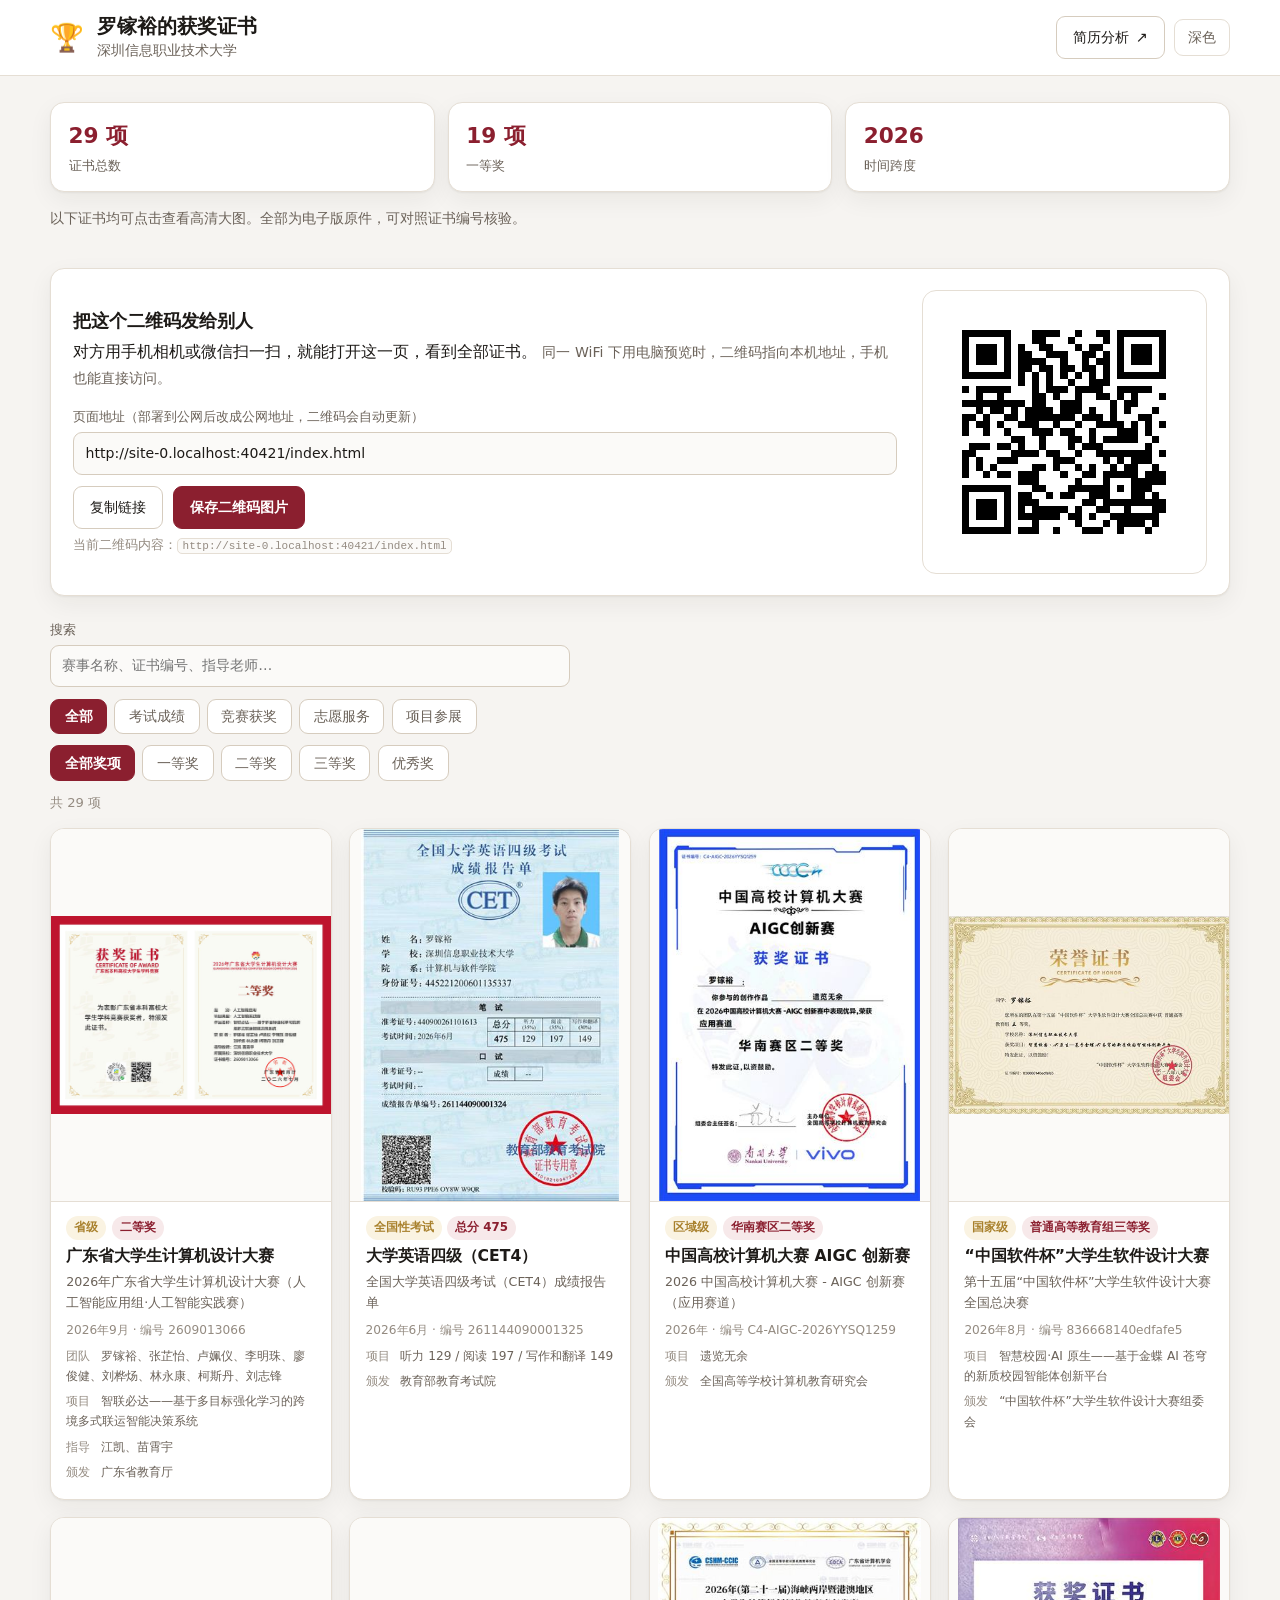
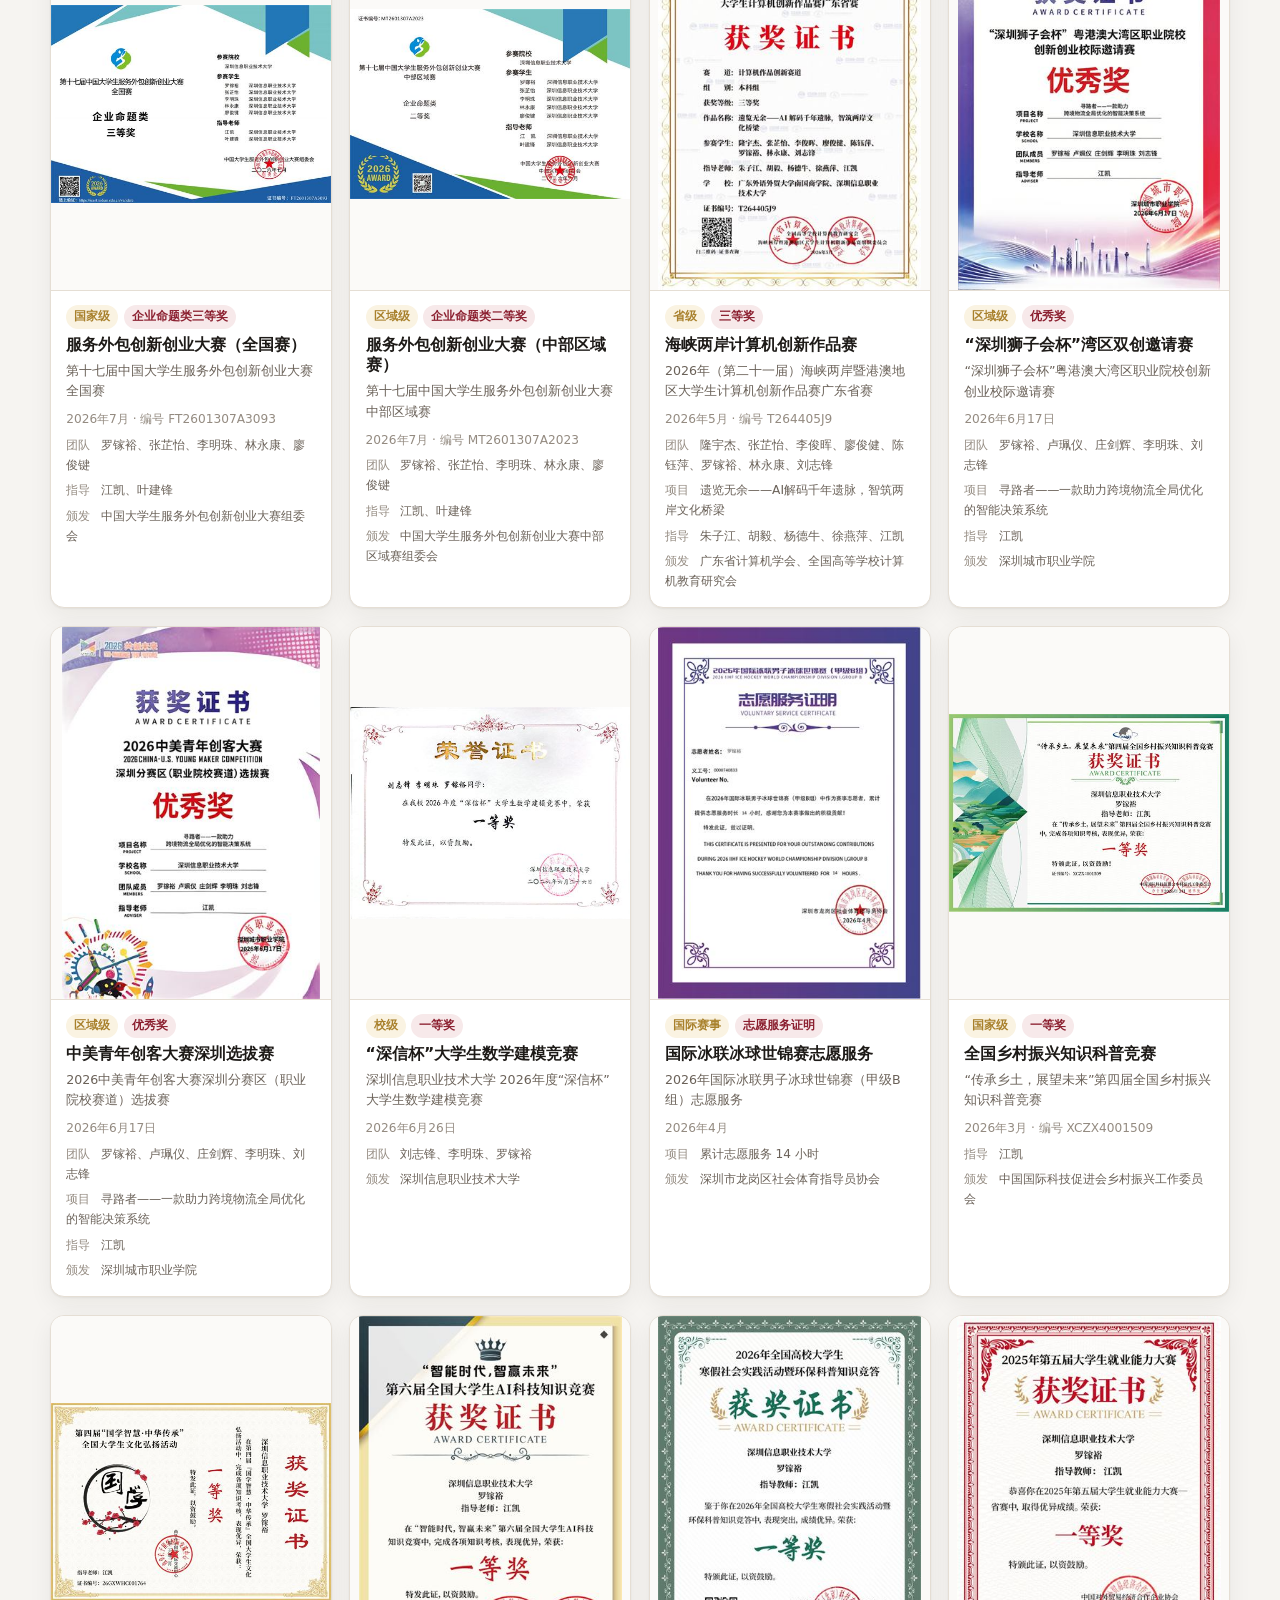
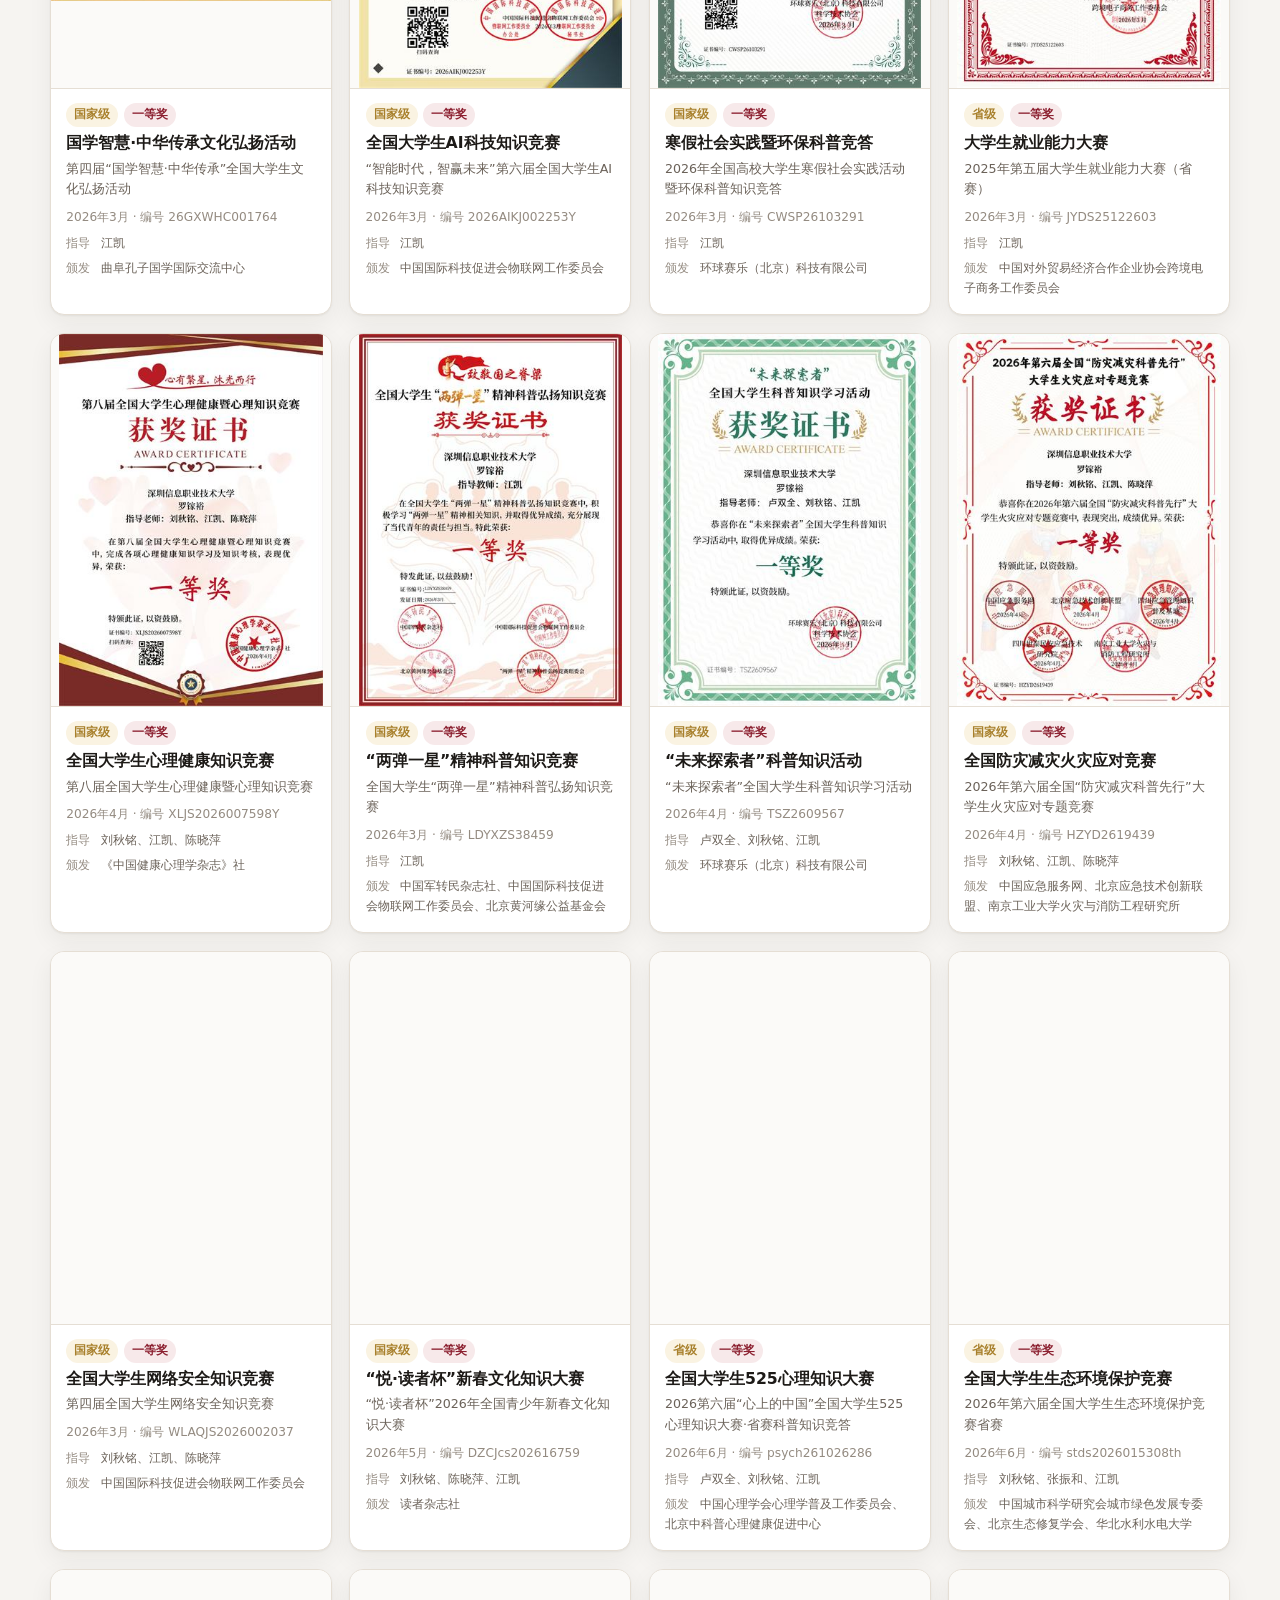
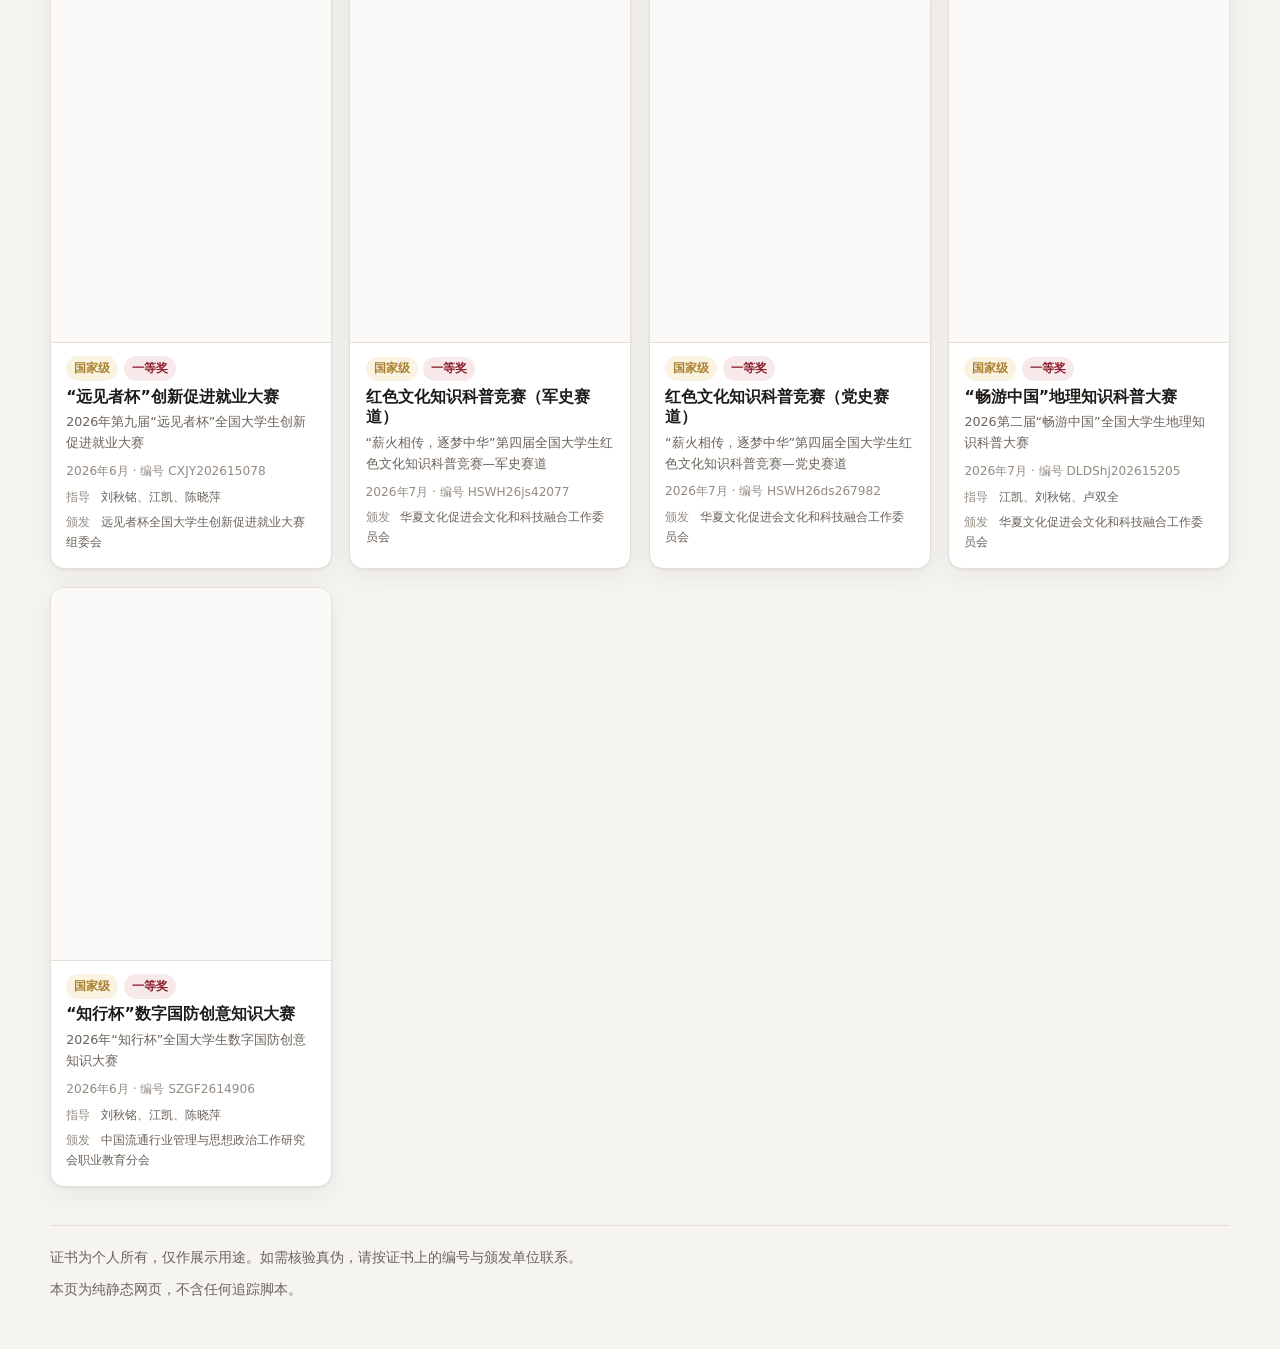
<file: index.html>
<!DOCTYPE html>
<html lang="zh-CN" data-theme="light">
<head>
<meta charset="UTF-8">
<meta name="viewport" content="width=device-width, initial-scale=1, viewport-fit=cover">
<meta name="description" content="扫码查看获奖证书电子版：竞赛获奖、志愿服务证明，支持按级别筛选与大图查看。">
<meta name="theme-color" content="#8b1f2f">
<title>获奖证书 · 扫码查看</title>

<!--
  严格 CSP：页面不引用任何外部脚本、样式或字体，因此可以放开到 'self'。
  自写的二维码生成器 assets/js/qr.js 让这个页面即使完全离线也能正常显示。
-->
<meta http-equiv="Content-Security-Policy"
      content="default-src 'self'; img-src 'self' data: blob:; style-src 'self'; script-src 'self'; connect-src 'self'; base-uri 'none'; form-action 'none'">

<link rel="stylesheet" href="assets/css/style.css">
<link rel="icon" href="data:image/svg+xml,<svg xmlns='http://www.w3.org/2000/svg' viewBox='0 0 100 100'><text y='.9em' font-size='90'>%F0%9F%8F%86</text></svg>">
</head>
<body>

<a class="skip-link" href="#grid">跳到证书列表</a>

<header class="site-header">
  <div class="wrap header-inner">
    <div class="brand">
      <span class="brand-mark" aria-hidden="true">🏆</span>
      <div>
        <h1 id="page-title">获奖证书</h1>
        <p id="page-subtitle" class="subtitle"></p>
      </div>
    </div>
    <nav class="header-actions" aria-label="网站导航">
      <a class="btn" href="resume-analyzer/">简历分析 <span aria-hidden="true">↗</span></a>
      <button id="theme-toggle" type="button" class="ghost-btn" aria-label="切换深浅色">深色</button>
    </nav>
  </div>
</header>

<main class="wrap">

  <!-- 概览 -->
  <section class="hero" aria-label="证书概览">
    <div id="stats" class="stats"></div>
    <p class="hero-note">
      以下证书均可点击查看高清大图。全部为电子版原件，可对照证书编号核验。
    </p>
  </section>

  <!-- 二维码 -->
  <section class="panel qr-panel" aria-label="扫码分享">
    <div class="qr-copy">
      <h2>把这个二维码发给别人</h2>
      <p>
        对方用手机相机或微信扫一扫，就能打开这一页，看到全部证书。
        <span class="muted">同一 WiFi 下用电脑预览时，二维码指向本机地址，手机也能直接访问。</span>
      </p>
      <label class="field">
        <span class="field-label">页面地址（部署到公网后改成公网地址，二维码会自动更新）</span>
        <input id="qr-url" type="url" inputmode="url" spellcheck="false" placeholder="https://你的域名/">
      </label>
      <div class="qr-actions">
        <button id="qr-copy" type="button" class="btn">复制链接</button>
        <button id="qr-save" type="button" class="btn btn-primary">保存二维码图片</button>
      </div>
      <p id="qr-hint" class="hint"></p>
      <p id="qr-error" class="hint error" hidden></p>
      <p class="hint">当前二维码内容：<code id="qr-url-text"></code></p>
    </div>
    <div class="qr-box">
      <canvas id="qr-canvas" width="480" height="480" role="img" aria-label="本页面的二维码"></canvas>
    </div>
  </section>

  <!-- 工具栏 -->
  <section class="toolbar" aria-label="筛选与搜索">
    <div class="field search-field">
      <label class="field-label" for="search">搜索</label>
      <input id="search" type="search" placeholder="赛事名称、证书编号、指导老师…" autocomplete="off">
    </div>

    <div class="chips" role="group" aria-label="按类别筛选">
      <button type="button" class="chip is-active" data-filter="category" data-value="all">全部</button>
      <button type="button" class="chip" data-filter="category" data-value="exam">考试成绩</button>
      <button type="button" class="chip" data-filter="category" data-value="competition">竞赛获奖</button>
      <button type="button" class="chip" data-filter="category" data-value="volunteer">志愿服务</button>
      <button type="button" class="chip" data-filter="category" data-value="project">项目参展</button>
    </div>

    <div class="chips" role="group" aria-label="按奖项筛选">
      <button type="button" class="chip is-active" data-filter="award" data-value="all">全部奖项</button>
      <button type="button" class="chip" data-filter="award" data-value="一等奖">一等奖</button>
      <button type="button" class="chip" data-filter="award" data-value="二等奖">二等奖</button>
      <button type="button" class="chip" data-filter="award" data-value="三等奖">三等奖</button>
      <button type="button" class="chip" data-filter="award" data-value="优秀奖">优秀奖</button>
    </div>

    <p id="result-count" class="result-count" aria-live="polite"></p>
  </section>

  <!-- 证书网格 -->
  <section aria-label="证书列表">
    <p id="loading" class="notice">正在加载证书…</p>
    <p id="load-error" class="notice error" hidden></p>
    <div id="grid" class="grid" tabindex="-1"></div>
    <p id="empty" class="notice" hidden>没有符合条件的证书，换个筛选条件试试。</p>
  </section>

  <footer class="site-footer">
    <p>
      证书为个人所有，仅作展示用途。如需核验真伪，请按证书上的编号与颁发单位联系。
    </p>
    <p class="muted">本页为纯静态网页，不含任何追踪脚本。</p>
  </footer>
</main>

<!-- 大图查看器 -->
<dialog id="viewer" class="viewer" aria-label="查看证书大图">
  <div class="viewer-bar">
    <button id="viewer-close" type="button" class="ghost-btn" aria-label="关闭">关闭 ✕</button>
    <div class="viewer-tools">
      <button id="viewer-zoom-out" type="button" class="ghost-btn" aria-label="缩小">−</button>
      <span id="viewer-zoom-label" class="zoom-label">100%</span>
      <button id="viewer-zoom-in" type="button" class="ghost-btn" aria-label="放大">＋</button>
      <button id="viewer-reset" type="button" class="ghost-btn">适应窗口</button>
      <button id="viewer-download" type="button" class="ghost-btn">下载</button>
    </div>
  </div>
  <div id="viewer-stage" class="viewer-stage">
    <img id="viewer-img" alt="">
  </div>
  <div class="viewer-caption">
    <strong id="viewer-event"></strong>
    <span id="viewer-award" class="badge badge-award"></span>
    <span id="viewer-meta" class="muted"></span>
  </div>
</dialog>

<script src="assets/js/qr.js"></script>
<script src="assets/js/app.js"></script>
<script src="assets/js/events.js"></script>
</body>
</html>
</file>
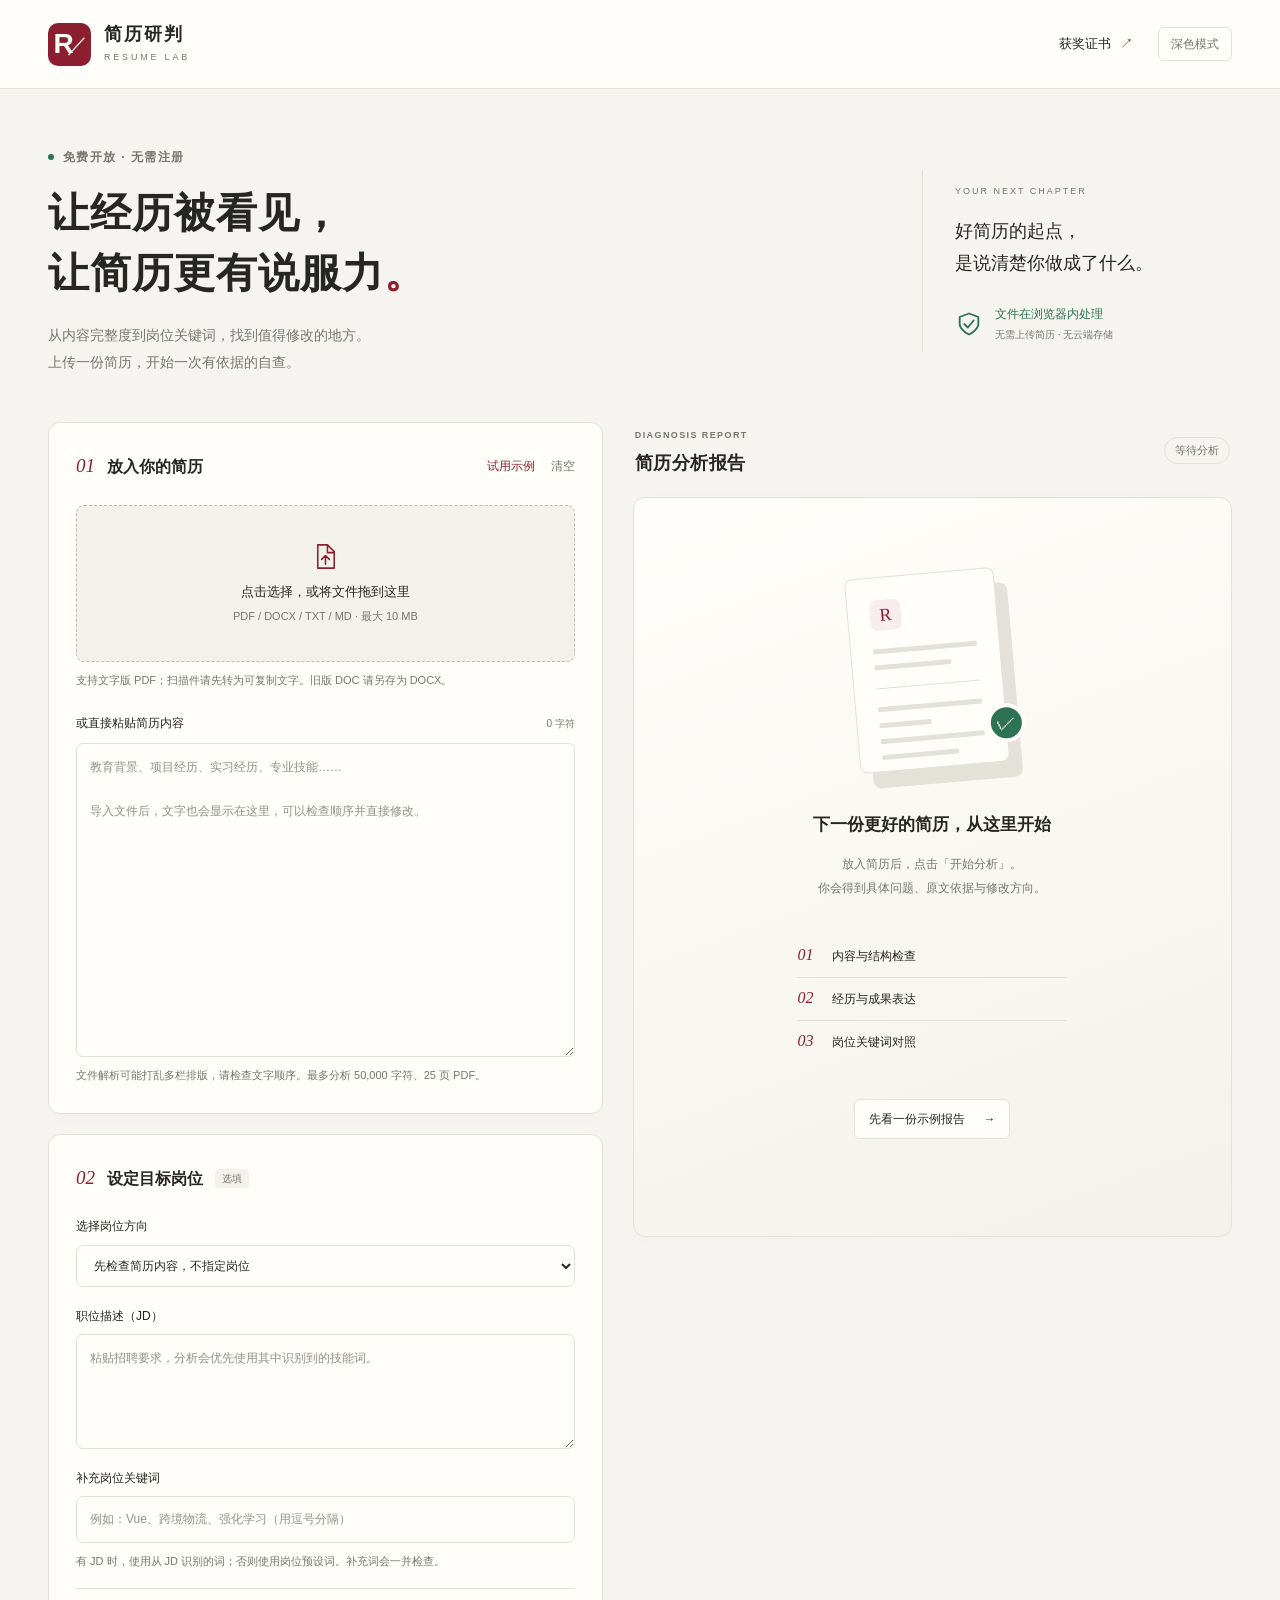
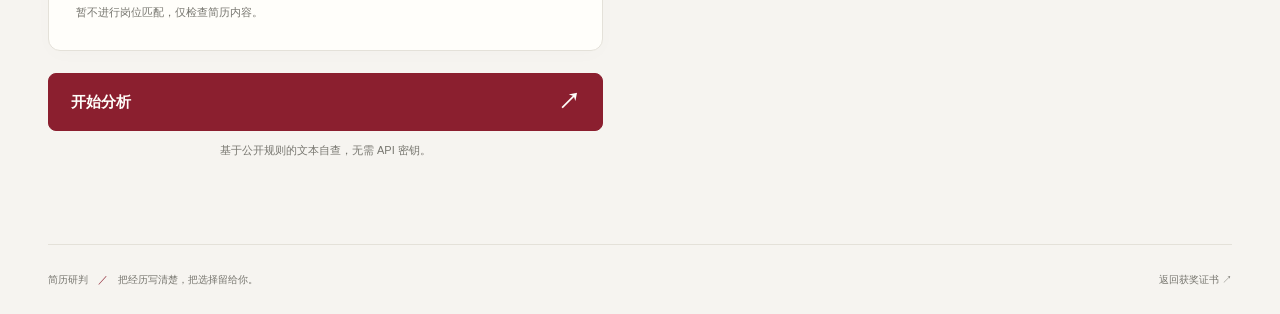
<file: resume-analyzer/index.html>
<!doctype html>
<html lang="zh-CN">
<head>
  <meta charset="utf-8">
  <meta name="viewport" content="width=device-width, initial-scale=1">
  <meta name="description" content="免费的浏览器本地简历分析工具：检查内容完整度、成果量化、表达清晰度和目标岗位关键词，支持 PDF、DOCX 和文本。">
  <meta name="theme-color" content="#8b1f2f">
  <meta http-equiv="Content-Security-Policy" content="default-src 'self'; script-src 'self'; worker-src 'self' blob:; connect-src 'self'; img-src 'self' data:; style-src 'self'; font-src 'self'; object-src 'none'; base-uri 'none'; form-action 'none'">
  <title>简历研判 · Resume Lab</title>
  <link rel="icon" href="icon.svg" type="image/svg+xml">
  <link rel="stylesheet" href="style.css">
  <script src="vendor/jszip/jszip.min.js" defer></script>
  <script src="app.mjs?v=1.0.1" type="module"></script>
</head>
<body>
  <a class="skip" href="#workspace">跳到分析工作台</a>
  <header class="topbar">
    <div class="shell topbar-inner">
      <a class="brand" href="./" aria-label="简历研判首页"><span class="brand-icon" aria-hidden="true">R<span>／</span></span><span><strong>简历研判</strong><small>RESUME LAB</small></span></a>
      <nav aria-label="网站导航"><a href="../">获奖证书 <span aria-hidden="true">↗</span></a><button id="theme" class="icon-btn" type="button" aria-label="切换到深色模式">深色模式</button></nav>
    </div>
  </header>
  <main class="shell">
    <section class="intro" aria-labelledby="intro-title">
      <div class="intro-copy"><p class="eyebrow"><span class="status-dot" aria-hidden="true"></span> 免费开放 · 无需注册</p><h1 id="intro-title">让经历被看见，<br>让简历更有说服力<span>。</span></h1><p class="intro-note">从内容完整度到岗位关键词，找到值得修改的地方。<br class="desktop-break">上传一份简历，开始一次有依据的自查。</p></div>
      <div class="intro-aside"><span class="aside-index">YOUR NEXT CHAPTER</span><p>好简历的起点，<br>是说清楚你做成了什么。</p><div class="local-badge"><svg viewBox="0 0 24 24" aria-hidden="true"><path d="M12 3 4 6v6c0 5 8 9 8 9s8-4 8-9V6Z"/><path d="m8 12 3 3 5-6"/></svg><span>文件在浏览器内处理<br><small>无需上传简历 · 无云端存储</small></span></div></div>
    </section>

    <div class="workspace" id="workspace">
      <section class="input-column" aria-labelledby="input-title">
        <div class="panel input-panel">
          <div class="panel-heading"><div><span class="step">01</span><h2 id="input-title">放入你的简历</h2></div><div class="inline-actions"><button id="sample" type="button" class="text-btn">试用示例</button><button id="clear" type="button" class="text-btn muted-btn">清空</button></div></div>
          <label id="dropzone" class="dropzone" for="resume-file"><svg viewBox="0 0 32 32" aria-hidden="true"><path d="M18 4H8v24h17V11Z"/><path d="M18 4v8h7M16 24V15m-4 4 4-4 4 4"/></svg><strong id="upload-title">点击选择，或将文件拖到这里</strong><span>PDF / DOCX / TXT / MD · 最大 10 MB</span><input id="resume-file" type="file" accept=".pdf,.docx,.txt,.md" aria-label="选择简历文件"></label>
          <p id="file-status" class="field-note" role="status">支持文字版 PDF；扫描件请先转为可复制文字。旧版 DOC 请另存为 DOCX。</p>
          <div class="text-label"><label for="resume-text">或直接粘贴简历内容</label><span id="char-count">0 字符</span></div>
          <textarea id="resume-text" rows="13" maxlength="50000" placeholder="教育背景、项目经历、实习经历、专业技能……&#10;&#10;导入文件后，文字也会显示在这里，可以检查顺序并直接修改。" spellcheck="false"></textarea>
          <p class="field-note">文件解析可能打乱多栏排版，请检查文字顺序。最多分析 50,000 字符、25 页 PDF。</p>
        </div>
        <div class="panel target-panel">
          <div class="panel-heading"><div><span class="step">02</span><h2>设定目标岗位</h2><span class="optional">选填</span></div></div>
          <label class="field-label" for="role">选择岗位方向</label><select id="role"><option value="general">先检查简历内容，不指定岗位</option><option value="frontend">前端开发</option><option value="backend">后端开发</option><option value="ai">AI 应用开发</option><option value="data">数据分析</option><option value="product">产品经理 / 产品助理</option><option value="operations">运营 / 新媒体</option></select>
          <label class="field-label spaced" for="job-description">职位描述（JD）</label><textarea id="job-description" rows="4" maxlength="12000" placeholder="粘贴招聘要求，分析会优先使用其中识别到的技能词。" spellcheck="false"></textarea>
          <label class="field-label spaced" for="custom-keywords">补充岗位关键词</label><input id="custom-keywords" type="text" maxlength="1000" placeholder="例如：Vue、跨境物流、强化学习（用逗号分隔）">
          <p class="field-note">有 JD 时，使用从 JD 识别的词；否则使用岗位预设词。补充词会一并检查。</p>
          <div id="keyword-preview" class="keyword-preview" aria-live="polite">暂不进行岗位匹配，仅检查简历内容。</div>
        </div>
        <div class="analyze-bar"><button id="analyze" class="primary-btn" type="button"><span>开始分析</span><span aria-hidden="true">↗</span></button><p>基于公开规则的文本自查，无需 API 密钥。</p></div>
        <p id="error" class="error" role="alert" hidden></p>
      </section>

      <section class="report-column" aria-labelledby="report-title">
        <div class="report-top"><div><span class="eyebrow">DIAGNOSIS REPORT</span><h2 id="report-title">简历分析报告</h2></div><span id="report-state" class="state-label">等待分析</span></div>
        <div id="empty-report" class="empty-report panel"><div class="paper-illustration" aria-hidden="true"><span class="paper-fold"></span><span class="paper-avatar">R</span><span class="paper-line long"></span><span class="paper-line medium"></span><span class="paper-divider"></span><span class="paper-line long"></span><span class="paper-line short"></span><span class="paper-line long"></span><span class="paper-line medium"></span><span class="paper-check">✓</span></div><h3>下一份更好的简历，从这里开始</h3><p id="empty-note">放入简历后，点击「开始分析」。<br>你会得到具体问题、原文依据与修改方向。</p><ol class="report-outline"><li><span>01</span> 内容与结构检查</li><li><span>02</span> 经历与成果表达</li><li><span>03</span> 岗位关键词对照</li></ol><button id="sample-empty" class="outline-btn" type="button">先看一份示例报告 <span aria-hidden="true">→</span></button></div>
        <div id="report" hidden>
          <div class="panel score-panel"><div class="score-top"><div class="score-ring"><svg viewBox="0 0 120 120" role="img" aria-labelledby="score-ring-title"><title id="score-ring-title">文本诊断分</title><circle class="ring-track" cx="60" cy="60" r="51"/><circle id="score-arc" class="ring-value" cx="60" cy="60" r="51" pathLength="100" stroke-dasharray="0 100"/></svg><div><strong id="total-score">—</strong><span>/ 100</span></div></div><div class="score-summary"><p class="eyebrow">文本诊断分</p><h3 id="score-title"></h3><p id="score-note"></p></div></div><div class="report-meta" id="report-meta"></div><p class="score-boundary">分数反映文本规则的覆盖情况；不代表录用概率，也不判断经历真实性。</p><div id="dimensions" class="dimensions"></div></div>
          <div class="report-actions"><button id="download" type="button" class="outline-btn">下载文字报告 <span aria-hidden="true">↓</span></button><button id="print" type="button" class="outline-btn">打印 / 保存 PDF <span aria-hidden="true">↗</span></button></div>
          <section class="panel report-section"><div class="section-heading"><h3>优先修改这些地方</h3><span id="issue-count" class="section-count"></span></div><div id="recommendations" class="recommendations"></div></section>
          <section class="panel report-section"><div class="section-heading"><h3>内容完整度</h3><span class="section-caption">按检测规则逐项检查</span></div><div id="structure" class="structure"></div></section>
          <section class="panel report-section"><div class="section-heading"><h3>岗位关键词对照</h3><span id="match-count" class="section-count"></span></div><p id="keyword-source" class="section-note"></p><div id="keyword-results"></div><p class="field-note">只在确实具备相关能力时补充关键词。词语出现不等于能力达标，未检出也不等于没有能力。</p></section>
          <section class="panel report-section"><div class="section-heading"><h3>让经历更具体</h3><span class="section-caption">依据原文给出填空模板</span></div><div id="evidence"></div><div id="rewrite-examples"></div></section>
          <details class="panel methodology"><summary>评分依据与使用边界 <span aria-hidden="true">＋</span></summary><div><p>本工具使用固定的文本规则，不调用大模型，也不读取照片、性别、年龄或民族。它不能识别全部行业术语，不能核验事实，不能检查原文件的视觉排版。</p><ul><li>内容完整度 30 分：联系方式 6、教育背景 6、项目或工作经历 8、技能 6、经历时间 4。</li><li>成果表达 25 分：最多 4 条带行动与量化结果的表述，共 16 分；最多 3 条具体行动表述，共 9 分。日期、电话号码不作为量化成果。</li><li>表达清晰度 20 分：正文长度、分段、长句情况与泛化自评，各占 5 分。</li><li>岗位匹配 25 分：命中关键词数 ÷ 目标关键词总数 × 25，所有关键词权重相同。</li><li>未指定有效关键词时，岗位匹配不计分，其余 75 分按比例换算为 100 分。规则版本 1.0。</li></ul><p>分析只在当前页面内存中保留。关闭或刷新页面后清除；主题偏好可保存在本机。下载或打印的报告由你自行保管。</p><p>文件解析使用 <a href="https://github.com/mozilla/pdf.js" target="_blank" rel="noopener noreferrer">PDF.js</a> 与 <a href="https://github.com/Stuk/jszip" target="_blank" rel="noopener noreferrer">JSZip</a>，所有依赖由本站提供。</p></div></details>
        </div>
      </section>
    </div>
    <footer><span>简历研判 <span class="footer-slash">／</span> 把经历写清楚，把选择留给你。</span><a href="../">返回获奖证书 <span aria-hidden="true">↗</span></a></footer>
  </main>
  <noscript><p class="noscript">请启用 JavaScript 后使用本地分析功能。</p></noscript>
</body>
</html>
</file>
<file: assets/css/style.css>
/*
 * style.css — 获奖证书展示页样式
 *
 * 设计要点：
 *   1. 证书是 3:4 左右的竖版扫描件，卡片缩略图统一用固定比例的裁切框，
 *      网格才不会参差不齐。
 *   2. 浅色为主，深色模式用 prefers-color-scheme 初始化、可手动切换。
 *   3. 全部用系统字体，不加载外部字体文件（离线可用、无网络请求）。
 */

/* ---------- 设计变量 ---------- */
:root {
  --bg: #f6f4f1;
  --bg-elev: #ffffff;
  --bg-soft: #fbfaf8;
  --text: #1d1a17;
  --text-soft: #6b6259;
  --text-mute: #948b81;
  --border: #e5ded4;
  --border-strong: #d6ccbe;
  --accent: #8b1f2f;
  --accent-soft: #f7e9ea;
  --gold: #a8802c;
  --gold-soft: #faf3e2;
  --shadow: 0 1px 2px rgba(29, 26, 23, .05), 0 8px 24px rgba(29, 26, 23, .06);
  --shadow-lg: 0 12px 40px rgba(29, 26, 23, .16);
  --radius: 14px;
  --radius-sm: 9px;
}

[data-theme="dark"] {
  --bg: #16151a;
  --bg-elev: #1f1e25;
  --bg-soft: #232229;
  --text: #eeebe6;
  --text-soft: #a8a29a;
  --text-mute: #7d766e;
  --border: #322f38;
  --border-strong: #423e49;
  --accent: #e8667a;
  --accent-soft: #33202a;
  --gold: #d9b463;
  --gold-soft: #2e2718;
  --shadow: 0 1px 2px rgba(0, 0, 0, .3), 0 8px 24px rgba(0, 0, 0, .35);
  --shadow-lg: 0 12px 40px rgba(0, 0, 0, .55);
}

* { box-sizing: border-box; }

html {
  -webkit-text-size-adjust: 100%;
  /* 避免滚到页面尽头后继续滑动导致整页回弹、上滑"拉不回来" */
  overscroll-behavior-y: contain;
}

body {
  margin: 0;
  background: var(--bg);
  color: var(--text);
  font-family: system-ui, -apple-system, "Segoe UI", "Microsoft YaHei",
               "PingFang SC", "Hiragino Sans GB", "Source Han Sans SC", sans-serif;
  font-size: 16px;
  line-height: 1.65;
  -webkit-font-smoothing: antialiased;
}

/* [hidden] 必须稳定生效，否则筛选和加载态会同时显示 */
[hidden] { display: none !important; }

.wrap {
  width: min(1180px, calc(100% - 2rem));
  margin-inline: auto;
}

h1, h2, h3 { line-height: 1.3; margin: 0; font-weight: 700; }
h2 { font-size: 1.15rem; }
p { margin: 0 0 .6rem; }
code {
  font-family: ui-monospace, SFMono-Regular, Consolas, "Courier New", monospace;
  font-size: .86em;
  background: var(--bg-soft);
  border: 1px solid var(--border);
  border-radius: 5px;
  padding: .1em .38em;
  word-break: break-all;
}

.muted { color: var(--text-soft); font-size: .88rem; }
.hint { color: var(--text-mute); font-size: .8rem; margin: .3rem 0 0; }
.error { color: #c0392b; }
[data-theme="dark"] .error { color: #ff8b7d; }

.skip-link {
  position: absolute;
  left: -9999px;
  top: 0;
  background: var(--accent);
  color: #fff;
  padding: .6rem 1rem;
  z-index: 100;
}
.skip-link:focus { left: 0; }

/* ---------- 顶栏 ---------- */
.site-header {
  background: var(--bg-elev);
  border-bottom: 1px solid var(--border);
  position: sticky;
  top: 0;
  z-index: 20;
}

.header-inner {
  display: flex;
  align-items: center;
  justify-content: space-between;
  gap: 1rem;
  padding: .85rem 0;
}

.brand { display: flex; align-items: center; gap: .8rem; min-width: 0; }
.header-actions { display: flex; align-items: center; gap: .6rem; flex-shrink: 0; }
@media (max-width: 540px) {
  .header-inner { flex-wrap: wrap; }
  .header-actions { margin-left: auto; }
  .header-actions .btn { font-size: .8rem; padding: .4rem .65rem; }
}
.brand-mark { font-size: 1.7rem; line-height: 1; }
.brand h1 { font-size: 1.22rem; }
.subtitle { margin: 0; color: var(--text-soft); font-size: .85rem; }

/* ---------- 按钮 ---------- */
.btn, .ghost-btn, .chip {
  font: inherit;
  cursor: pointer;
  border-radius: var(--radius-sm);
  transition: background .16s, border-color .16s, color .16s, transform .06s;
}
.btn:active, .ghost-btn:active, .chip:active { transform: translateY(1px); }

.btn {
  display: inline-flex;
  align-items: center;
  gap: .4rem;
  padding: .55rem 1rem;
  border: 1px solid var(--border-strong);
  background: var(--bg-elev);
  color: var(--text);
  font-size: .9rem;
  text-decoration: none;
  white-space: nowrap;
}
.btn:hover { border-color: var(--accent); color: var(--accent); }

.btn-primary {
  background: var(--accent);
  border-color: var(--accent);
  color: #fff;
  font-weight: 600;
}
.btn-primary:hover { filter: brightness(1.08); color: #fff; }

.ghost-btn {
  padding: .42rem .8rem;
  border: 1px solid var(--border);
  background: transparent;
  color: var(--text-soft);
  font-size: .85rem;
}
.ghost-btn:hover { color: var(--text); border-color: var(--border-strong); background: var(--bg-soft); }

:focus-visible { outline: 2px solid var(--accent); outline-offset: 2px; }

/* ---------- 概览 ---------- */
.hero { padding: 1.6rem 0 .4rem; }

.stats {
  display: grid;
  grid-template-columns: repeat(auto-fit, minmax(150px, 1fr));
  gap: .8rem;
}

.stat {
  background: var(--bg-elev);
  border: 1px solid var(--border);
  border-radius: var(--radius);
  padding: .95rem 1.1rem;
  box-shadow: var(--shadow);
}
.stat-value { display: block; font-size: 1.35rem; font-weight: 700; color: var(--accent); }
.stat-label { display: block; font-size: .8rem; color: var(--text-soft); margin-top: .1rem; }

.hero-note { color: var(--text-soft); font-size: .88rem; margin-top: .9rem; }

/* ---------- 面板 ---------- */
.panel {
  background: var(--bg-elev);
  border: 1px solid var(--border);
  border-radius: var(--radius);
  padding: 1.3rem 1.4rem;
  margin: 1.4rem 0;
  box-shadow: var(--shadow);
}

/* ---------- 二维码 ---------- */
.qr-panel {
  display: grid;
  grid-template-columns: 1fr auto;
  gap: 1.6rem;
  align-items: center;
}
.qr-copy h2 { margin-bottom: .35rem; }
.qr-box {
  background: #fff;
  border: 1px solid var(--border);
  border-radius: var(--radius);
  padding: .7rem;
  line-height: 0;
}
#qr-canvas {
  width: min(260px, 42vw);
  height: auto;
  image-rendering: pixelated;
}

.field { display: block; margin: .9rem 0 .5rem; }
.field-label { display: block; font-size: .8rem; color: var(--text-soft); margin-bottom: .3rem; }
.field input {
  width: 100%;
  font: inherit;
  font-size: .88rem;
  padding: .55rem .7rem;
  color: var(--text);
  background: var(--bg-soft);
  border: 1px solid var(--border-strong);
  border-radius: var(--radius-sm);
}
.field input:focus { outline: 2px solid var(--accent); outline-offset: 1px; }

.qr-actions { display: flex; gap: .6rem; flex-wrap: wrap; margin-top: .7rem; }

/* ---------- 工具栏 ---------- */
.toolbar { margin: 1.4rem 0 .9rem; }
.search-field { margin-top: 0; }
.search-field input { max-width: 520px; }

.chips { display: flex; flex-wrap: wrap; gap: .45rem; margin: .7rem 0; }

.chip {
  padding: .35rem .85rem;
  border: 1px solid var(--border-strong);
  background: var(--bg-elev);
  color: var(--text-soft);
  font-size: .85rem;
}
.chip:hover { color: var(--accent); border-color: var(--accent); }
.chip.is-active {
  background: var(--accent);
  border-color: var(--accent);
  color: #fff;
  font-weight: 600;
}

.result-count { color: var(--text-mute); font-size: .82rem; margin: .2rem 0 0; }

/* ---------- 证书网格 ---------- */
.grid {
  display: grid;
  grid-template-columns: repeat(auto-fill, minmax(255px, 1fr));
  gap: 1.1rem;
  outline: none;
}

.card {
  display: flex;
  flex-direction: column;
  background: var(--bg-elev);
  border: 1px solid var(--border);
  border-radius: var(--radius);
  overflow: hidden;
  cursor: pointer;
  box-shadow: var(--shadow);
  transition: transform .18s, box-shadow .18s, border-color .18s;
}
.card:hover { transform: translateY(-3px); box-shadow: var(--shadow-lg); border-color: var(--border-strong); }

.card-thumb {
  position: relative;
  /* 证书扫描件接近 3:4 竖版，用固定比例框住，网格才整齐 */
  aspect-ratio: 3 / 4;
  background: var(--bg-soft);
  border-bottom: 1px solid var(--border);
  overflow: hidden;
}
.card-thumb img {
  width: 100%;
  height: 100%;
  /* contain 保证证书完整可见，不用裁切破坏边框和印章 */
  object-fit: contain;
  display: block;
}

.card-zoom {
  position: absolute;
  right: .55rem;
  bottom: .55rem;
  background: rgba(20, 18, 16, .72);
  color: #fff;
  font-size: .72rem;
  padding: .22rem .55rem;
  border-radius: 999px;
  opacity: 0;
  transition: opacity .18s;
}
.card:hover .card-zoom, .card:focus-visible .card-zoom { opacity: 1; }

/* 缩略图加载失败后的兜底占位：可点击重新加载，不留空白卡片 */
.thumb-fallback {
  position: absolute;
  inset: 0;
  display: flex;
  flex-direction: column;
  align-items: center;
  justify-content: center;
  gap: .25rem;
  background: var(--bg-soft);
  color: var(--text-soft);
  font-size: .85rem;
  text-align: center;
  cursor: pointer;
  padding: 1rem;
}
.thumb-fallback small { color: var(--text-mute); font-size: .74rem; }
.thumb-fallback:hover, .thumb-fallback:focus-visible {
  color: var(--accent);
  background: var(--accent-soft);
}
.thumb-fallback:hover small { color: var(--accent); }

.card-body { padding: .85rem .95rem 1rem; display: flex; flex-direction: column; gap: .34rem; }

.card-badges { display: flex; flex-wrap: wrap; gap: .35rem; }

.badge {
  display: inline-block;
  font-size: .74rem;
  font-weight: 600;
  padding: .16rem .5rem;
  border-radius: 999px;
  white-space: nowrap;
}
.badge-award { background: var(--accent-soft); color: var(--accent); }
.badge-level { background: var(--gold-soft); color: var(--gold); }

.card-title { font-size: .98rem; }
.card-event {
  font-size: .79rem;
  color: var(--text-soft);
  margin: 0;
  /* 赛事全称通常很长，限制两行避免卡片高度失控 */
  display: -webkit-box;
  -webkit-line-clamp: 2;
  -webkit-box-orient: vertical;
  overflow: hidden;
}
.card-meta { font-size: .76rem; color: var(--text-mute); margin: .1rem 0 0; }

.card-line { font-size: .76rem; color: var(--text-soft); margin: 0; }
.card-line .k {
  display: inline-block;
  min-width: 2.4em;
  color: var(--text-mute);
  margin-right: .35rem;
}

.notice {
  padding: 1.1rem;
  text-align: center;
  color: var(--text-soft);
  background: var(--bg-elev);
  border: 1px dashed var(--border-strong);
  border-radius: var(--radius);
  margin: 1rem 0;
}

/* ---------- 大图查看器 ---------- */
/*
 * 关键：布局必须写在 .viewer[open] 下面。
 *
 * 浏览器靠 dialog:not([open]) { display: none } 来隐藏关闭后的对话框，
 * 而这个选择器的优先级只有 (0,1,1)。如果无条件写 .viewer { display: flex }，
 * 就会把"关闭即隐藏"这条默认规则覆盖掉——点关闭后 open 属性虽然被移除，
 * 对话框却仍然显示，于是整个页面被它卡住、关不掉。
 * 加上 [open] 限定后优先级变为 (0,2,0)，既不干扰默认隐藏规则，
 * 又能正常使用 flex 布局。
 */
.viewer[open] {
  display: flex;
  flex-direction: column;
}
.viewer {
  width: min(1100px, 96vw);
  height: min(94vh, 1000px);
  padding: 0;
  border: 1px solid var(--border);
  border-radius: var(--radius);
  background: var(--bg-elev);
  color: var(--text);
  overflow: hidden;
}
.viewer::backdrop { background: rgba(12, 10, 9, .72); }

.viewer-bar {
  display: flex;
  align-items: center;
  justify-content: space-between;
  gap: .6rem;
  padding: .55rem .7rem;
  border-bottom: 1px solid var(--border);
  flex-wrap: wrap;
}
.viewer-tools { display: flex; align-items: center; gap: .4rem; flex-wrap: wrap; }
.zoom-label { font-size: .8rem; color: var(--text-soft); min-width: 3.4em; text-align: center; }

.viewer-stage {
  flex: 1 1 auto;
  min-height: 0;
  overflow: hidden;
  background: var(--bg-soft);
  display: flex;
  align-items: center;
  justify-content: center;
  cursor: grab;
  touch-action: none;
}
.viewer-stage.is-dragging { cursor: grabbing; }
#viewer-img {
  max-width: 100%;
  max-height: 100%;
  transform-origin: center center;
  /* 拖动时不要有过渡，否则跟手感很差 */
  transition: none;
  user-select: none;
  -webkit-user-drag: none;
  will-change: transform;
}

.viewer-caption {
  display: flex;
  align-items: center;
  gap: .55rem;
  flex-wrap: wrap;
  padding: .6rem .8rem;
  border-top: 1px solid var(--border);
  font-size: .86rem;
}

/* ---------- 页脚 ---------- */
.site-footer {
  margin: 2.4rem 0 3rem;
  padding-top: 1.2rem;
  border-top: 1px solid var(--border);
  color: var(--text-soft);
  font-size: .85rem;
}

/* ---------- 响应式 ---------- */
@media (max-width: 820px) {
  .qr-panel { grid-template-columns: 1fr; }
  .qr-box { justify-self: center; }
  #qr-canvas { width: min(260px, 68vw); }
}

@media (max-width: 560px) {
  body { font-size: 15px; }
  .wrap { width: calc(100% - 1.4rem); }
  .grid { grid-template-columns: repeat(auto-fill, minmax(160px, 1fr)); gap: .75rem; }
  .panel { padding: 1rem; }
  .brand h1 { font-size: 1.05rem; }
  .viewer { width: 100vw; height: 100vh; border-radius: 0; border: none; }
}

/* 用户偏好减少动画时全部关掉 */
@media (prefers-reduced-motion: reduce) {
  * { transition: none !important; animation: none !important; }
}

/* ---------- 打印 / 另存为 PDF ---------- */
@media print {
  .site-header, .qr-panel, .toolbar, .hero-note, .site-footer, .viewer, .card-zoom {
    display: none !important;
  }
  body { background: #fff; color: #000; }
  .card { break-inside: avoid; box-shadow: none; border-color: #ccc; }
  .grid { grid-template-columns: repeat(2, 1fr); }
}
</file>
<file: resume-analyzer/style.css>
/* Resume Lab: local system fonts, burgundy ink, warm paper. */
.score-summary h3 { text-wrap: balance; }
:root{color-scheme:light;--bg:#f6f4f0;--paper:#fffefa;--ink:#262622;--muted:#77766f;--line:#e4e1d9;--soft:#f4f1eb;--accent:#8b1f2f;--accent-soft:#f8ecec;--green:#2e7255;--green-soft:#eaf3ed;--gold:#997125;--gold-soft:#f8f1df;--shadow:0 4px 20px #30251304}
[data-theme=dark]{color-scheme:dark;--bg:#191a1c;--paper:#222427;--ink:#eeede6;--muted:#aaa9a1;--line:#383a3d;--soft:#2a2c2f;--accent:#eb8b98;--accent-soft:#38282d;--green:#8bc7a7;--green-soft:#21392f;--gold:#dcc17f;--gold-soft:#383225;--shadow:none}
*{box-sizing:border-box}html{scroll-behavior:smooth;scroll-padding-top:92px}body{margin:0;background:var(--bg);color:var(--ink);font-family:Inter,-apple-system,BlinkMacSystemFont,"Segoe UI","Microsoft YaHei","PingFang SC",sans-serif;font-size:14px;line-height:1.7;-webkit-font-smoothing:antialiased}button,input,textarea,select{font:inherit}button,a,input,textarea,select{-webkit-tap-highlight-color:transparent}button{cursor:pointer}button:disabled{cursor:wait;opacity:.6}[hidden]{display:none!important}a{color:inherit;text-decoration:none}a:hover{color:var(--accent)}button:focus-visible,a:focus-visible,input:focus-visible,textarea:focus-visible,select:focus-visible,summary:focus-visible{outline:3px solid var(--accent);outline-offset:3px}h1,h2,h3,h4,p{margin:0}h2{font-size:18px}h3{font-size:16px}svg{fill:none;stroke:currentColor;stroke-width:1.6;stroke-linecap:round;stroke-linejoin:round}.shell{max-width:1360px;width:calc(100% - 96px);margin:auto}.topbar{border-bottom:1px solid var(--line);background:var(--paper)}.topbar-inner{height:88px;display:flex;align-items:center;justify-content:space-between;gap:18px}.brand{display:flex;align-items:center;gap:13px}.brand-icon{height:43px;width:43px;display:flex;align-items:center;justify-content:center;background:var(--accent);color:var(--paper);font-size:28px;font-weight:800;line-height:1;border-radius:10px;letter-spacing:-7px;padding-right:5px}.brand-icon span{font-size:21px;font-weight:400}.brand strong{display:block;font-size:18px;letter-spacing:2px;line-height:1.3}.brand small{display:block;font-size:9px;letter-spacing:2.8px;color:var(--muted);margin-top:4px}.topbar nav{display:flex;align-items:center;gap:25px}.topbar nav>a{font-size:13px}.topbar nav>a span{color:var(--accent);margin-left:5px}.icon-btn{padding:6px 12px;border:1px solid var(--line);border-radius:6px;background:transparent;color:var(--muted);font-size:12px}.intro{padding:58px 0 47px;display:grid;grid-template-columns:1fr 310px;gap:40px;align-items:center}.eyebrow{font-size:10px;font-weight:600;letter-spacing:1.8px;color:var(--muted)}.intro .eyebrow{font-size:12px;letter-spacing:1.4px;display:flex;align-items:center;gap:9px}.status-dot{width:6px;height:6px;background:var(--green);border-radius:50%;display:inline-block}.intro h1{font-size:clamp(30px,3.2vw,45px);line-height:1.45;letter-spacing:1px;margin:17px 0 19px;font-weight:650}.intro h1>span{color:var(--accent)}.intro-note{font-size:14px;line-height:1.9;color:var(--muted)}.intro-aside{border-left:1px solid var(--line);padding:8px 0 8px 32px}.aside-index{font-size:9px;color:var(--muted);letter-spacing:2px}.intro-aside>p{font-size:18px;line-height:1.8;margin:13px 0 24px}.local-badge{display:flex;align-items:center;gap:12px;color:var(--green);font-size:12px;line-height:1.7}.local-badge svg{width:28px;height:28px;flex:none}.local-badge small{font-size:10px;color:var(--muted)}.workspace{display:grid;grid-template-columns:minmax(0,1fr) minmax(0,1.08fr);gap:30px;align-items:start}.panel{background:var(--paper);border:1px solid var(--line);border-radius:12px;box-shadow:var(--shadow)}.input-panel,.target-panel{padding:27px}.panel-heading{display:flex;align-items:center;justify-content:space-between;gap:12px;margin-bottom:22px}.panel-heading>div:first-child{display:flex;align-items:center;gap:12px}.step{font-family:Georgia,serif;color:var(--accent);font-size:19px;font-style:italic}.panel-heading h2{font-size:16px;font-weight:650}.inline-actions{display:flex;gap:16px}.text-btn{padding:0;background:none;border:none;color:var(--accent);font-size:12px}.muted-btn{color:var(--muted)}.dropzone{position:relative;display:flex;flex-direction:column;align-items:center;justify-content:center;min-height:157px;border:1px dashed #c8b8b2;border-radius:8px;background:var(--soft);gap:4px;cursor:pointer;transition:border-color .2s,background .2s;overflow:hidden;text-align:center;padding:18px}.dropzone:hover,.dropzone.dragging{border-color:var(--accent);background:var(--accent-soft)}.dropzone:focus-within{outline:3px solid var(--accent);outline-offset:3px}.dropzone svg{width:31px;height:31px;color:var(--accent);margin-bottom:5px}.dropzone strong{font-weight:500;font-size:13px}.dropzone>span{color:var(--muted);font-size:11px}.dropzone input{position:absolute;inset:0;opacity:0;width:100%;height:100%;cursor:pointer}.field-note{font-size:11px;color:var(--muted);line-height:1.8;margin-top:9px;overflow-wrap:anywhere}.text-label{display:flex;align-items:center;justify-content:space-between;gap:10px;margin:23px 0 9px;font-size:12px}.text-label span{font-size:10px;color:var(--muted);white-space:nowrap}textarea,input[type=text],select{background:var(--paper);border:1px solid var(--line);border-radius:7px;color:var(--ink);width:100%;padding:12px 13px;transition:border-color .15s}textarea:hover,input[type=text]:hover,select:hover{border-color:#bfb5aa}textarea{resize:vertical;line-height:1.85;font-size:12px;min-height:90px;display:block}textarea::placeholder,input::placeholder{color:var(--muted);opacity:.8}#resume-text{min-height:240px;max-height:600px}select{font-size:12px;padding-right:22px}.target-panel{margin-top:20px}.optional{font-size:10px;color:var(--muted);background:var(--soft);padding:1px 7px;border-radius:4px}.field-label{display:block;font-size:12px;margin-bottom:8px}.spaced{margin-top:19px}input[type=text]{font-size:12px}.keyword-preview{border-top:1px solid var(--line);margin-top:17px;padding-top:13px;font-size:11px;color:var(--muted);line-height:1.9}.analyze-bar{margin:22px 0}.primary-btn{display:flex;align-items:center;justify-content:space-between;width:100%;background:var(--accent);color:var(--paper);border:1px solid var(--accent);padding:15px 22px;border-radius:8px;font-size:15px;font-weight:600}.primary-btn:hover{filter:brightness(1.1)}.primary-btn>span:last-child{font-size:22px;line-height:1}.analyze-bar p{text-align:center;font-size:11px;color:var(--muted);margin-top:10px}.error{color:var(--accent);font-size:13px;border:1px solid var(--accent);border-radius:7px;padding:12px;background:var(--accent-soft);margin-bottom:20px}.report-top{display:flex;justify-content:space-between;align-items:center;margin:0 0 18px;padding:0 2px}.report-top h2{font-size:18px;letter-spacing:.5px;margin-top:2px}.report-top .eyebrow{font-size:9px;letter-spacing:1.4px}.state-label{font-size:11px;color:var(--muted);border:1px solid var(--line);padding:3px 10px;border-radius:30px}.empty-report{min-height:740px;display:flex;align-items:center;flex-direction:column;padding:75px 30px 45px;text-align:center;background:linear-gradient(160deg,var(--paper),var(--soft))}.paper-illustration{position:relative;width:150px;height:195px;background:var(--paper);border:1px solid var(--line);box-shadow:12px 16px 0 var(--line);border-radius:8px;margin:0 10px 43px 0;transform:rotate(-5deg);padding:22px}.paper-avatar{display:block;width:31px;height:31px;background:var(--accent-soft);color:var(--accent);border-radius:7px;font-size:18px;font-family:Georgia,serif;line-height:31px;margin-bottom:18px}.paper-line{display:block;height:5px;background:var(--line);margin-bottom:11px;border-radius:1px}.paper-line.long{width:100%}.paper-line.medium{width:74%}.paper-line.short{width:50%}.paper-divider{display:block;border-top:1px solid var(--line);margin:18px 0}.paper-check{position:absolute;right:-20px;bottom:18px;background:var(--green);color:var(--paper);width:39px;height:39px;border-radius:50%;border:4px solid var(--paper);font-size:20px;line-height:31px;transform:rotate(5deg)}.empty-report h3{font-size:17px;font-weight:600;margin-bottom:12px}.empty-report>p{color:var(--muted);font-size:12px;line-height:2}.report-outline{list-style:none;max-width:270px;width:100%;padding:0;margin:35px 0;text-align:left}.report-outline li{padding:11px 0;border-bottom:1px solid var(--line);font-size:12px}.report-outline li:last-child{border:0}.report-outline span{font:italic 16px Georgia,serif;color:var(--accent);margin-right:15px}.outline-btn{background:var(--paper);border:1px solid var(--line);color:var(--ink);padding:9px 14px;border-radius:6px;font-size:12px;display:inline-flex;align-items:center;justify-content:center;gap:18px}.outline-btn:hover{border-color:var(--accent);color:var(--accent)}.score-panel{padding:28px}.score-top{display:flex;gap:25px;align-items:center}.score-ring{width:122px;height:122px;position:relative;flex:none}.score-ring svg{width:100%;height:100%;transform:rotate(-90deg);stroke-width:6}.ring-track{stroke:var(--soft)}.ring-value{stroke:var(--accent);stroke-linecap:round}.score-ring>div{position:absolute;inset:0;display:flex;justify-content:center;align-items:center;flex-direction:column;line-height:1}.score-ring strong{font-size:40px;font-weight:600;letter-spacing:-2px}.score-ring span{font-size:10px;color:var(--muted);margin-top:8px}.score-summary h3{font-size:21px;line-height:1.5;margin:8px 0}.score-summary>p:last-child{color:var(--muted);font-size:12px;line-height:1.8}.report-meta{font-size:10px;color:var(--muted);padding:19px 0 9px;overflow-wrap:anywhere}.score-boundary{font-size:10px;color:var(--muted);padding-bottom:20px;border-bottom:1px solid var(--line)}.dimensions{display:grid;grid-template-columns:1fr 1fr;gap:20px 24px;margin-top:21px}.dimension-label{display:flex;justify-content:space-between;font-size:11px;margin-bottom:7px}.dimension-label strong{font-size:11px;font-weight:500;color:var(--muted)}progress{width:100%;height:5px;border:0;display:block;border-radius:20px;overflow:hidden;background:var(--soft);color:var(--accent)}progress::-webkit-progress-bar{background:var(--soft);border-radius:20px}progress::-webkit-progress-value{background:var(--accent);border-radius:20px}progress::-moz-progress-bar{background:var(--accent);border-radius:20px}.report-actions{display:flex;justify-content:flex-end;gap:9px;margin:13px 0 23px}.report-section{padding:25px;margin-top:18px}.section-heading{display:flex;align-items:center;justify-content:space-between;gap:10px;margin-bottom:18px}.section-heading h3{font-size:15px;font-weight:600}.section-count{font-size:10px;color:var(--accent);background:var(--accent-soft);padding:2px 8px;border-radius:20px;white-space:nowrap}.section-caption{font-size:10px;color:var(--muted)}.recommendation{border-top:1px solid var(--line);padding:17px 0}.recommendation:first-child{border-top:0;padding-top:0}.recommendation:last-child{padding-bottom:0}.recommendation-head{display:flex;gap:10px;align-items:center;margin-bottom:6px}.recommendation-head h4{font-size:13px;font-weight:600}.priority{font-size:9px;white-space:nowrap;padding:1px 6px;border-radius:3px;background:var(--gold-soft);color:var(--gold)}.priority.high{background:var(--accent-soft);color:var(--accent)}.recommendation>p{font-size:12px;color:var(--muted);line-height:1.9}.source-quote{font-size:11px;color:var(--muted);background:var(--soft);border-left:2px solid var(--line);padding:9px 12px;overflow-wrap:anywhere;margin:9px 0 0;white-space:pre-wrap}.structure-item{display:flex;justify-content:space-between;gap:20px;align-items:start;padding:12px 0;border-top:1px solid var(--line)}.structure-item:first-child{border:0;padding-top:0}.structure-item:last-child{padding-bottom:0}.structure-item h4{font-size:12px;font-weight:500}.structure-item p{font-size:10px;color:var(--muted);margin-top:3px}.check-status{font-size:10px;color:var(--gold);white-space:nowrap}.check-status.pass{color:var(--green)}.section-note{font-size:11px;color:var(--muted);margin:-4px 0 18px;line-height:1.9}.keyword-group+.keyword-group{margin-top:17px}.keyword-group h4{font-size:11px;color:var(--muted);font-weight:400;margin-bottom:9px}.chips{display:flex;flex-wrap:wrap;gap:7px}.term{display:inline-block;font-size:11px;line-height:1.6;border:1px solid var(--line);padding:4px 9px;border-radius:5px;overflow-wrap:anywhere;max-width:100%}.term.hit{color:var(--green);background:var(--green-soft);border-color:transparent}.term.miss{color:var(--gold);background:var(--gold-soft);border-color:transparent}.evidence-heading{font-size:12px;color:var(--green);margin-bottom:9px}.evidence-item{background:var(--green-soft);padding:10px 13px;border-radius:5px;font-size:11px;margin-bottom:8px;overflow-wrap:anywhere}.empty-detail{font-size:12px;color:var(--muted);line-height:1.9}.rewrite{border-top:1px solid var(--line);padding-top:16px;margin-top:18px}.rewrite>h4{font-size:12px;font-weight:500;margin-bottom:10px}.rewrite>p{font-size:12px;line-height:1.9;overflow-wrap:anywhere}.rewrite>small{color:var(--muted);font-size:10px;display:block;margin-top:8px}.rewrite-label{font-size:9px;color:var(--accent);display:block;margin-bottom:5px;letter-spacing:.5px}.rewrite .source-quote{margin:0 0 12px}.methodology{margin-top:18px;padding:0 25px;font-size:11px;color:var(--muted)}summary{cursor:pointer;list-style:none;display:flex;justify-content:space-between;padding:19px 0;font-size:12px;color:var(--ink)}summary::-webkit-details-marker{display:none}.methodology>div{padding:0 0 21px;line-height:1.9}.methodology ul{padding-left:18px}.methodology li{margin-bottom:8px}.methodology a{text-decoration:underline;text-underline-offset:3px}.skip{position:fixed;left:15px;top:-80px;background:var(--accent);color:var(--paper);padding:9px;z-index:100}.skip:focus{top:8px}footer{border-top:1px solid var(--line);padding:26px 0;margin-top:62px;display:flex;justify-content:space-between;gap:20px;font-size:10px;color:var(--muted)}.footer-slash{margin:0 7px;color:var(--accent)}footer a{white-space:nowrap}.noscript{text-align:center;color:var(--accent);padding:20px}
@media(min-width:1500px){.intro{padding-top:64px}}@media(max-width:1100px){.shell{width:calc(100% - 48px)}.workspace{gap:20px}.input-panel,.target-panel,.score-panel,.report-section{padding:22px}.intro{grid-template-columns:1fr 260px}.intro-aside{padding-left:25px}.score-top{gap:17px}.score-ring{width:104px;height:104px}.score-summary h3{font-size:18px}.inline-actions{gap:10px}.section-caption{display:none}.panel-heading{gap:8px}.panel-heading>div:first-child{gap:9px}}@media(max-width:820px){.workspace{grid-template-columns:1fr}.intro{grid-template-columns:1fr;padding:34px 0;gap:0}.intro-aside{display:none}.intro h1{font-size:34px}.report-column{margin-top:12px}.empty-report{min-height:560px;padding-top:45px}.report-top{scroll-margin-top:20px}.topbar-inner{height:76px}.report-section{padding:24px}.score-top{gap:25px}.score-ring{width:122px;height:122px}.score-summary h3{font-size:22px}.section-caption{display:inline}.shell{max-width:650px}.input-panel,.target-panel{padding:24px}}@media(max-width:480px){.shell{width:calc(100% - 32px)}.topbar-inner{height:72px}.topbar nav{gap:12px}.topbar nav>a{font-size:11px}.icon-btn{padding:5px 7px;font-size:10px}.brand{gap:9px}.brand-icon{width:35px;height:35px;font-size:23px}.brand strong{font-size:15px}.brand small{font-size:8px;letter-spacing:2px}.intro h1{font-size:29px}.intro-note{font-size:12px}.input-panel,.target-panel,.report-section,.score-panel{padding:20px}.panel-heading h2{font-size:15px}.text-btn{font-size:11px}.inline-actions{gap:13px}.dropzone strong{font-size:12px}.score-top{gap:17px}.score-ring{width:103px;height:103px}.score-ring strong{font-size:34px}.score-summary h3{font-size:18px}.score-summary>p:last-child{font-size:11px}.dimensions{gap:18px}.section-caption{display:none}.empty-report h3{font-size:16px}.report-actions{justify-content:stretch}.report-actions button{flex:1;font-size:11px;padding:10px 8px;gap:9px}footer{flex-direction:column;margin-top:38px;gap:8px}.primary-btn{padding:14px 18px}.recommendation-head{gap:8px}}
@media(prefers-reduced-motion:reduce){html{scroll-behavior:auto}*{transition:none!important}}
@media print{color-scheme:light;body{background:white;color:#222;font-size:11px;--paper:#fff;--ink:#222;--muted:#555;--line:#ccc;--soft:#f3f3f3;--accent:#8b1f2f;--green:#28573b;--green-soft:#f0f5f1;--gold:#775b20;--gold-soft:#f8f4ea}.topbar,.intro,.input-column,.report-actions,.empty-report,footer,.skip,.state-label{display:none!important}.shell{width:100%;max-width:none}.workspace{display:block}.panel{box-shadow:none;break-inside:avoid}.report-column{margin:0}.report-top{margin:0 0 15px}.report-section{padding:18px;margin-top:14px}.score-panel{padding:18px}.methodology{display:none}a{color:inherit}.source-quote{white-space:normal}.recommendation{break-inside:avoid}.report-top h2{font-size:22px}.score-ring{width:95px;height:95px}.score-ring strong{font-size:30px}.score-top{gap:20px}.score-summary h3{font-size:20px}#report[hidden]{display:none!important}@page{size:A4;margin:15mm}}
</file>
